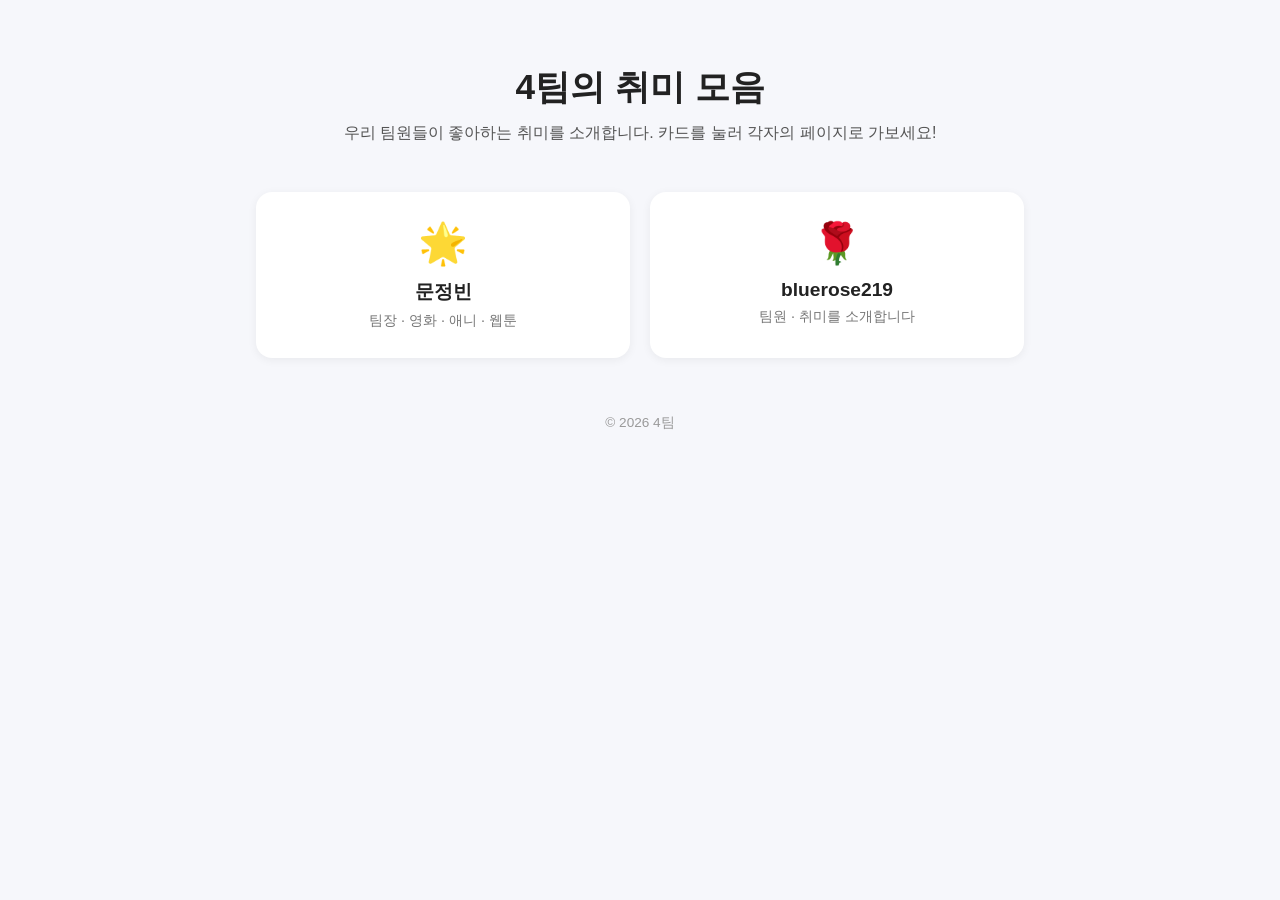
<file: index.html>
<!doctype html>
<html lang="ko">
<head>
  <meta charset="utf-8">
  <meta name="viewport" content="width=device-width, initial-scale=1">
  <title>4팀 취미 모음</title>
  <link rel="stylesheet" href="style.css">
</head>
<body>
  <header class="hero">
    <h1>4팀의 취미 모음</h1>
    <p>우리 팀원들이 좋아하는 취미를 소개합니다. 카드를 눌러 각자의 페이지로 가보세요!</p>
  </header>

  <main class="cards">
    <!-- 팀원이 늘어나면 카드 하나를 복사해서 링크와 이름만 바꾸면 됩니다 -->
    <a class="card" href="members/maylilymooon/index.html">
      <span class="emoji">🌟</span>
      <h2>문정빈</h2>
      <p>팀장 · 영화 · 애니 · 웹툰</p>
    </a>
    <a class="card" href="members/bluerose219/index.html">
      <span class="emoji">🌹</span>
      <h2>bluerose219</h2>
      <p>팀원 · 취미를 소개합니다</p>
    </a>
  </main>

  <footer>© 2026 4팀</footer>
</body>
</html>
</file>
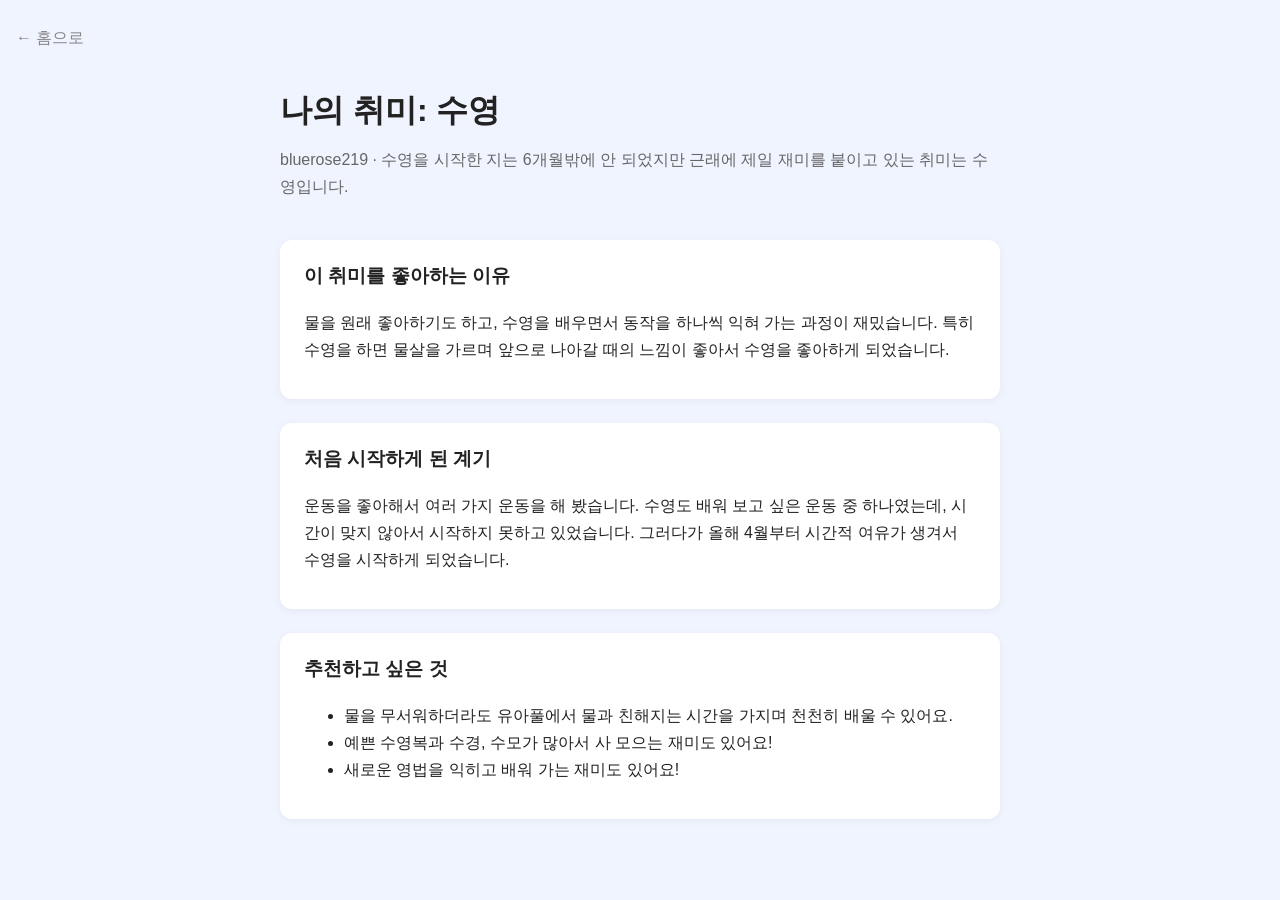
<file: members/bluerose219/index.html>
<!doctype html>
<html lang="ko">
<head>
  <meta charset="utf-8">
  <meta name="viewport" content="width=device-width, initial-scale=1">
  <title>bluerose219의 취미</title>
  <!-- 이 폴더의 style.css만 수정하면 다른 팀원 페이지에 영향이 없습니다 -->
  <link rel="stylesheet" href="style.css">
</head>
<body>
  <a class="back" href="../../index.html">← 홈으로</a>

  <header>
    <h1>나의 취미: 수영</h1>
    <p class="intro">bluerose219 · 수영을 시작한 지는 6개월밖에 안 되었지만 근래에 제일 재미를 붙이고 있는 취미는 수영입니다.</p>
  </header>

  <main>
    <section>
      <h2>이 취미를 좋아하는 이유</h2>
      <p>물을 원래 좋아하기도 하고, 수영을 배우면서 동작을 하나씩 익혀 가는 과정이 재밌습니다. 특히 수영을 하면 물살을 가르며 앞으로 나아갈 때의 느낌이 좋아서 수영을 좋아하게 되었습니다.</p>
    </section>

    <section>
      <h2>처음 시작하게 된 계기</h2>
      <p>운동을 좋아해서 여러 가지 운동을 해 봤습니다. 수영도 배워 보고 싶은 운동 중 하나였는데, 시간이 맞지 않아서 시작하지 못하고 있었습니다. 그러다가 올해 4월부터 시간적 여유가 생겨서 수영을 시작하게 되었습니다.</p>
    </section>

    <section>
      <h2>추천하고 싶은 것</h2>
      <ul>
        <li>물을 무서워하더라도 유아풀에서 물과 친해지는 시간을 가지며 천천히 배울 수 있어요.</li>
        <li>예쁜 수영복과 수경, 수모가 많아서 사 모으는 재미도 있어요!</li>
        <li>새로운 영법을 익히고 배워 가는 재미도 있어요!</li>
      </ul>
    </section>

    <!-- 사진을 넣으려면 이 폴더에 이미지를 넣고 아래 주석을 풀어주세요 -->
    <!-- <img src="photo.jpg" alt="취미 사진"> -->
  </main>
</body>
</html>
</file>
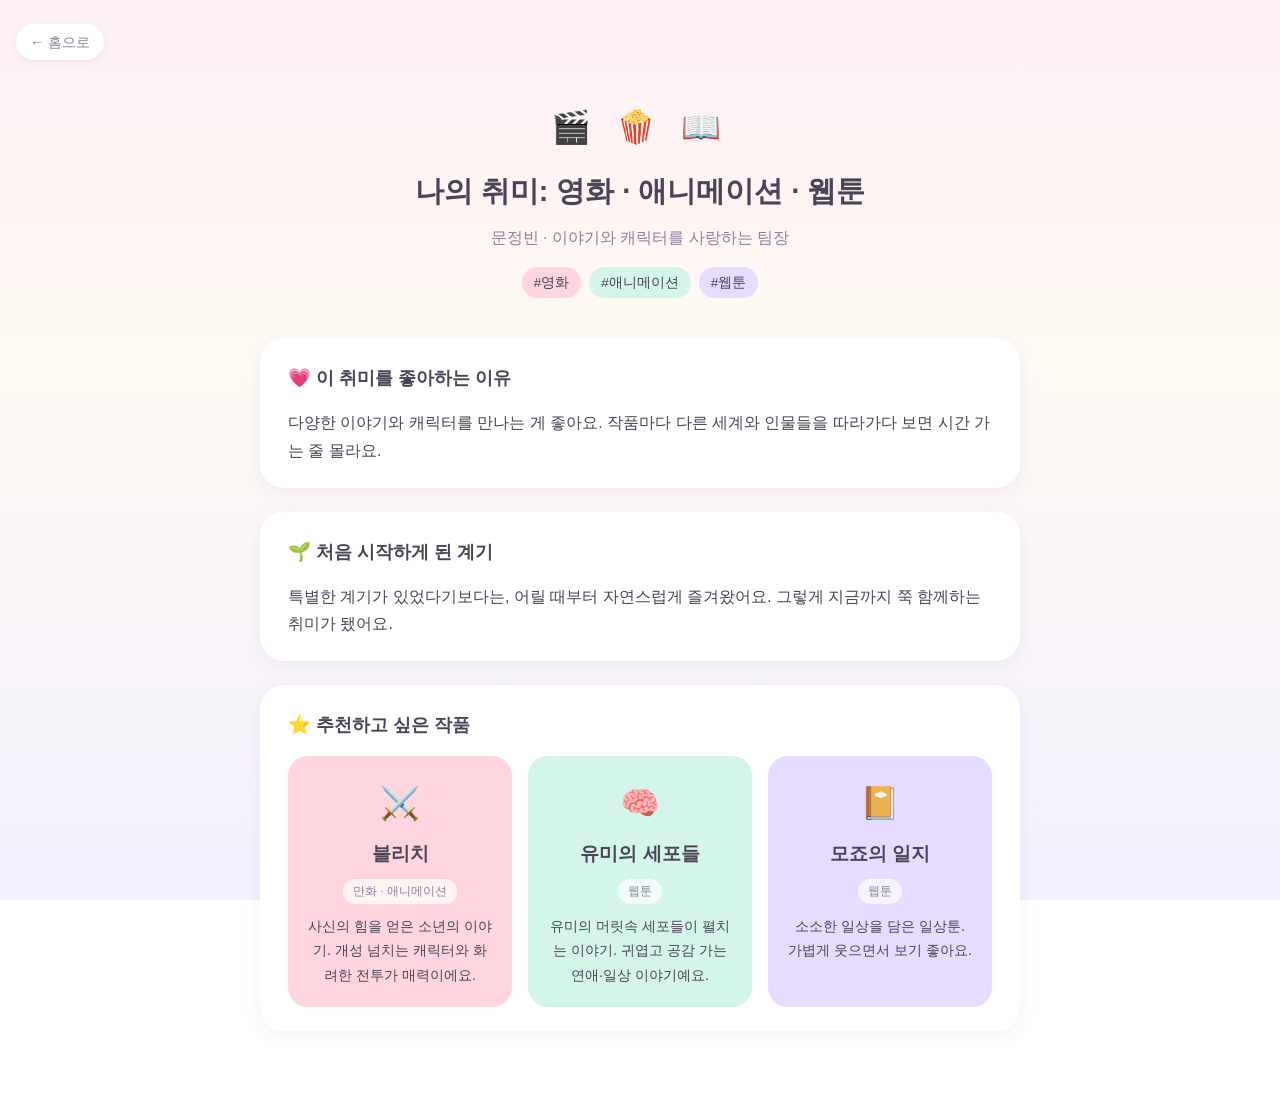
<file: members/maylilymooon/index.html>
<!doctype html>
<html lang="ko">
<head>
  <meta charset="utf-8">
  <meta name="viewport" content="width=device-width, initial-scale=1">
  <title>문정빈의 취미</title>
  <!-- 이 폴더의 style.css만 수정하면 다른 팀원 페이지에 영향이 없습니다 -->
  <link rel="stylesheet" href="style.css">
</head>
<body>
  <a class="back" href="../../index.html">← 홈으로</a>

  <header>
    <div class="icons">🎬 🍿 📖</div>
    <h1>나의 취미: 영화 · 애니메이션 · 웹툰</h1>
    <p class="intro">문정빈 · 이야기와 캐릭터를 사랑하는 팀장</p>
    <ul class="tags">
      <li>#영화</li>
      <li>#애니메이션</li>
      <li>#웹툰</li>
    </ul>
  </header>

  <main>
    <section>
      <h2>💗 이 취미를 좋아하는 이유</h2>
      <p>다양한 이야기와 캐릭터를 만나는 게 좋아요. 작품마다 다른 세계와 인물들을 따라가다 보면 시간 가는 줄 몰라요.</p>
    </section>

    <section>
      <h2>🌱 처음 시작하게 된 계기</h2>
      <p>특별한 계기가 있었다기보다는, 어릴 때부터 자연스럽게 즐겨왔어요. 그렇게 지금까지 쭉 함께하는 취미가 됐어요.</p>
    </section>

    <section>
      <h2>⭐ 추천하고 싶은 작품</h2>
      <div class="picks">
        <article class="pick pink">
          <span class="pick-emoji">⚔️</span>
          <h3>블리치</h3>
          <span class="badge">만화 · 애니메이션</span>
          <p>사신의 힘을 얻은 소년의 이야기. 개성 넘치는 캐릭터와 화려한 전투가 매력이에요.</p>
        </article>
        <article class="pick mint">
          <span class="pick-emoji">🧠</span>
          <h3>유미의 세포들</h3>
          <span class="badge">웹툰</span>
          <p>유미의 머릿속 세포들이 펼치는 이야기. 귀엽고 공감 가는 연애·일상 이야기예요.</p>
        </article>
        <article class="pick lavender">
          <span class="pick-emoji">📔</span>
          <h3>모죠의 일지</h3>
          <span class="badge">웹툰</span>
          <p>소소한 일상을 담은 일상툰. 가볍게 웃으면서 보기 좋아요.</p>
        </article>
      </div>
    </section>
  </main>
</body>
</html>
</file>
<file: style.css>
/* 홈 페이지 공통 스타일 — 팀원 페이지는 각자 폴더의 style.css를 사용합니다 */
* { box-sizing: border-box; }

body {
  margin: 0;
  font-family: "Pretendard", "Apple SD Gothic Neo", "Malgun Gothic", sans-serif;
  background: #f6f7fb;
  color: #222;
}

.hero {
  padding: 64px 16px 32px;
  text-align: center;
}

.hero h1 { margin: 0 0 12px; font-size: 2.2rem; }
.hero p { margin: 0; color: #555; }

.cards {
  display: grid;
  grid-template-columns: repeat(auto-fit, minmax(220px, 1fr));
  gap: 20px;
  max-width: 800px;
  margin: 0 auto;
  padding: 16px;
}

.card {
  display: block;
  padding: 28px 20px;
  border-radius: 16px;
  background: #fff;
  box-shadow: 0 2px 10px rgba(0, 0, 0, 0.06);
  text-align: center;
  text-decoration: none;
  color: inherit;
  transition: transform 0.15s, box-shadow 0.15s;
}

.card:hover {
  transform: translateY(-4px);
  box-shadow: 0 8px 20px rgba(0, 0, 0, 0.1);
}

.card .emoji { font-size: 2.5rem; }
.card h2 { margin: 12px 0 6px; font-size: 1.2rem; }
.card p { margin: 0; color: #777; font-size: 0.9rem; }

footer {
  padding: 40px 16px;
  text-align: center;
  color: #999;
  font-size: 0.85rem;
}
</file>
<file: members/bluerose219/style.css>
/* bluerose219 페이지 전용 스타일 — 자유롭게 꾸며주세요 */
body {
  margin: 0;
  padding: 24px 16px 64px;
  font-family: "Pretendard", "Apple SD Gothic Neo", "Malgun Gothic", sans-serif;
  background: #f0f4ff;
  color: #222;
  line-height: 1.7;
}

.back {
  color: #888;
  text-decoration: none;
}

header, main {
  max-width: 720px;
  margin: 0 auto;
}

header { padding: 32px 0 16px; }
h1 { margin: 0 0 8px; }
.intro { margin: 0; color: #666; }

section {
  margin-top: 24px;
  padding: 20px 24px;
  border-radius: 12px;
  background: #fff;
  box-shadow: 0 2px 8px rgba(0, 0, 0, 0.05);
}

section h2 { margin-top: 0; font-size: 1.2rem; }

img {
  max-width: 100%;
  margin-top: 24px;
  border-radius: 12px;
}
</file>
<file: members/maylilymooon/style.css>
/* maylilymooon 페이지 전용 스타일 — 파스텔톤, 아기자기하고 깔끔하게 */
:root {
  --pink: #ffd6e0;
  --mint: #d4f5e9;
  --lavender: #e5dcff;
  --cream: #fffaf3;
  --text: #4a4458;
  --muted: #8a8299;
}

* { box-sizing: border-box; }

body {
  margin: 0;
  padding: 24px 16px 64px;
  font-family: "Pretendard", "Apple SD Gothic Neo", "Malgun Gothic", sans-serif;
  background: linear-gradient(180deg, #fdf0f5 0%, var(--cream) 40%, #f3f0ff 100%);
  background-attachment: fixed;
  color: var(--text);
  line-height: 1.7;
}

.back {
  display: inline-block;
  padding: 6px 14px;
  border-radius: 999px;
  background: #fff;
  color: var(--muted);
  text-decoration: none;
  font-size: 0.9rem;
  box-shadow: 0 2px 6px rgba(160, 140, 200, 0.15);
}

.back:hover { color: var(--text); }

header, main {
  max-width: 760px;
  margin: 0 auto;
}

header {
  padding: 40px 0 16px;
  text-align: center;
}

.icons { font-size: 2rem; letter-spacing: 8px; }

h1 {
  margin: 12px 0 8px;
  font-size: 1.8rem;
}

.intro { margin: 0; color: var(--muted); }

.tags {
  display: flex;
  justify-content: center;
  flex-wrap: wrap;
  gap: 8px;
  margin: 16px 0 0;
  padding: 0;
  list-style: none;
}

.tags li {
  padding: 4px 12px;
  border-radius: 999px;
  font-size: 0.85rem;
}

.tags li:nth-child(1) { background: var(--pink); }
.tags li:nth-child(2) { background: var(--mint); }
.tags li:nth-child(3) { background: var(--lavender); }

section {
  margin-top: 24px;
  padding: 24px 28px;
  border-radius: 24px;
  background: #fff;
  box-shadow: 0 4px 16px rgba(160, 140, 200, 0.12);
}

section h2 {
  margin-top: 0;
  font-size: 1.15rem;
}

section p { margin-bottom: 0; }

.picks {
  display: grid;
  grid-template-columns: repeat(auto-fit, minmax(200px, 1fr));
  gap: 16px;
}

.pick {
  padding: 20px;
  border-radius: 20px;
  text-align: center;
  transition: transform 0.15s;
}

.pick:hover { transform: translateY(-4px) rotate(-1deg); }

.pick.pink { background: var(--pink); }
.pick.mint { background: var(--mint); }
.pick.lavender { background: var(--lavender); }

.pick-emoji { font-size: 2rem; }

.pick h3 { margin: 8px 0 6px; }

.badge {
  display: inline-block;
  padding: 2px 10px;
  border-radius: 999px;
  background: rgba(255, 255, 255, 0.7);
  font-size: 0.75rem;
  color: var(--muted);
}

.pick p {
  margin-top: 10px;
  font-size: 0.9rem;
}
</file>
